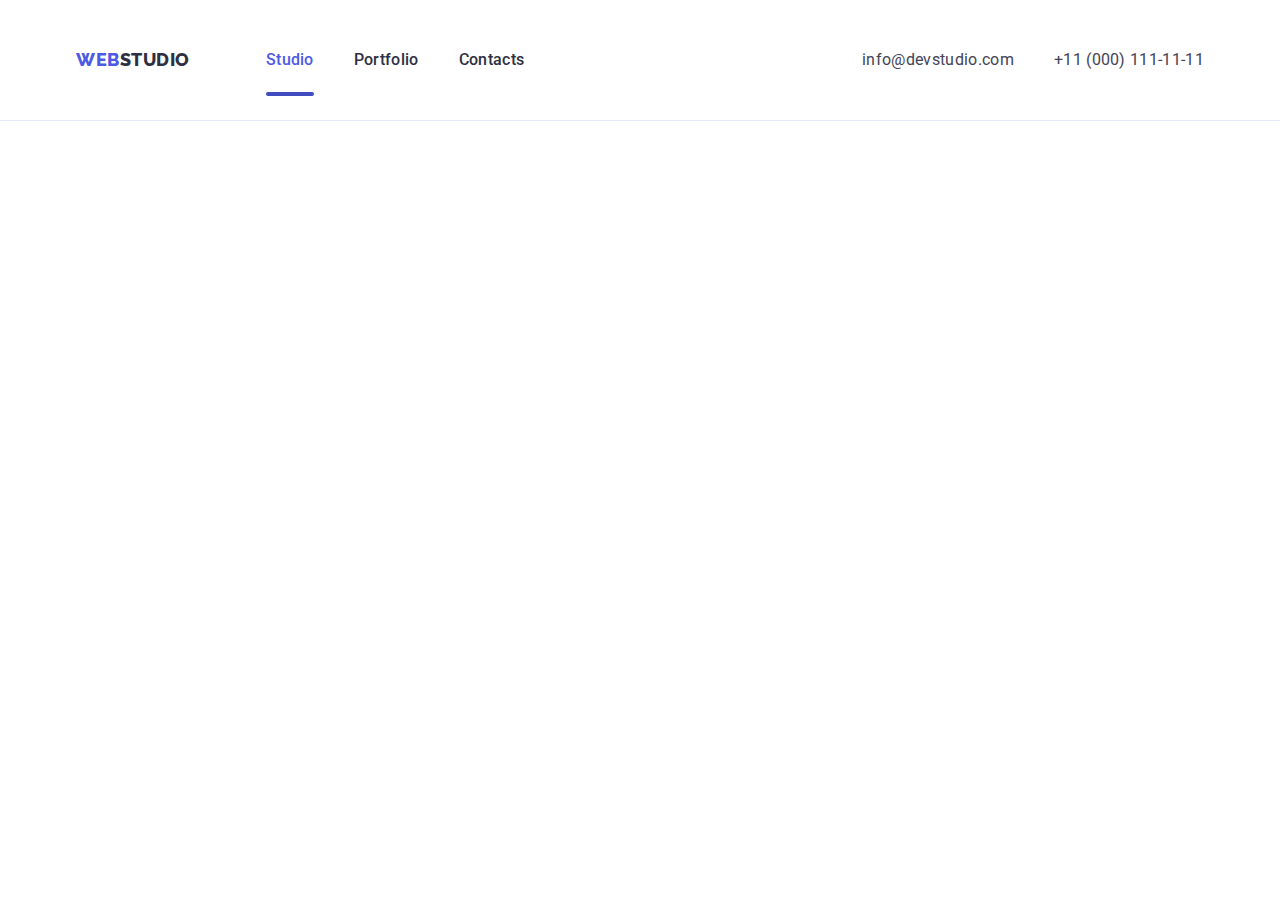
<file: index.html>
<!DOCTYPE html>
<html lang="en">

<head>
    <meta charset="UTF-8">
    <meta http-equiv="X-UA-Compatible" content="IE=edge">
    <meta name="viewport" content="width=device-width, initial-scale=1.0">
    <title>WebStudio</title>
    <link
        href="https://fonts.googleapis.com/css2?family=Raleway:wght@800&family=Roboto:wght@400;500;700;900&display=swap"
        rel="stylesheet">
    <link rel="stylesheet"
        href="https://cdnjs.cloudflare.com/ajax/libs/modern-normalize/1.1.0/modern-normalize.min.css">
    <link rel="stylesheet" href="./css/styles.css">
</head>

<body>
    <header class="header">
        <div class="container flex-container">
            <nav class="header-navi">
                <a href="index.html" class="logo link"><span class="logo-blue">web</span>studio</a>

                <ul class="header-link">
                    <li class="navi-first"><a href="index.html" class="navi-first-li link hov current">Studio</a></li>
                    <li class="navi-first"><a href="portfolio.html" class="navi-first-li link hov">Portfolio</a></li>
                    <li class="navi-first"><a href="" class="navi-first-li link hov">Contacts</a></li>
                </ul>
            </nav>
            <button type="button" class="mobile-menu-open" data-menu-open>
                <svg class="mobile-menu-icon" width="32" height="22">
                    <use href="./images/icons.svg#icon-charm_menu-hamburger"></use>
                </svg>
            </button>

            <ul class="header-navi-sect">
                <li class="navi-second"><a href="mailto:info@devstudio.com" class="link hov">info@devstudio.com</a>
                </li>
                <li class="navi-second"><a href="tel:+11(000)1111111" class="link hov">+11 (000) 111-11-11</a>
                </li>

            </ul>
        </div>
        <div class="mobile-menu-wind" data-menu>
            <div class="container mobile-menu-container">
                <button type="button" class="modal-close-btn" data-menu-close>
                    <svg class="modal-close-btn-icon" width="8" height="8">
                        <use href="./images/icons.svg#icon-modal-close"></use>
                    </svg>
                </button>
                <ul class="mobile-menu-navi">
                    <li class="mobile-menu-navi-li"><a href="index.html" class="link ">Studio</a></li>
                    <li class="mobile-menu-navi-li"><a href="portfolio.html" class="link ">Portfolio</a></li>
                    <li class="mobile-menu-navi-li"><a href="" class="link ">Contacts</a></li>
                </ul>
                <ul class="mobile-menu-navi-2">
                    <li class="mobile-menu-tel">+11 (000) 111-11-11</li>
                    <li class="mobile-menu-mail">info@devstudio.com</li>
                </ul>
                <div class="moile-menu-soc-btn">
                    <ul class="social-btm">
                        <li class="social-link">
                            <a class="social-li link" href="https../instagram.com" aria-label="instagram"
                                target="_blank" rel="noopener noreferrer">
                                <svg class="social-icon" width="16" height="16">
                                    <use href="./images/icons.svg#icon-instagram"></use>
                                </svg>
                            </a>
                        </li>
                        <li class="social-link">
                            <a class="social-li link" href="https../twitter.com" aria-label="twitter" target="_blank"
                                rel="noopener noreferrer">
                                <svg class="social-icon" width="16" height="16">
                                    <use href="./images/icons.svg#icon-twitter"></use>
                                </svg>
                            </a>
                        </li>
                        <li class="social-link">
                            <a class="social-li link" href="https../facebook.com" aria-label="facebook" target="_blank"
                                rel="noopener noreferrer">
                                <svg class="social-icon" width="16" height="16">
                                    <use href="./images/icons.svg#icon-facebook"></use>
                                </svg>
                            </a>
                        </li>
                        <li class="social-link">
                            <a class="social-li link" href="https../linkedin.com" aria-label="linkedin" target="_blank"
                                rel="noopener noreferrer">
                                <svg class="social-icon" width="16" height="16">
                                    <use href="./images/icons.svg#icon-linkedin"></use>
                                </svg>
                            </a>
                        </li>
                    </ul>
                    </ul>
                </div>
            </div>
        </div>
    </header>

    <main>
        <!--heroes-->
        <!-- <section class="hero">
            <div class="container">
                <h1 class="hero-text">Effective Solutions for Your Business</h1>
                <button type="button" class="hero-button" data-modal-open>Order Service</button>
            </div>
        </section> -->
        <!--about company-->
        <!-- <section class="about-co">
            <div class="container">
                <ul class="card-set-first">
                    <li class="about-li">
                        <div class="about-svg">
                            <svg class="about-logo" width="64" height="64">
                                <use href="./images/icons.svg#icon-antenna"></use>
                            </svg>
                        </div>
                        <h3 class="about-work">Strategy</h3>
                        <p class="about-text">Our goal is to identify the business problem to walk away with the perfect
                            and
                            creative solution.
                        </p>
                    </li>
                    <li class="about-li">
                        <div class="about-svg">
                            <svg class="about-logo" width="64" height="64">
                                <use href="./images/icons.svg#icon-clock"></use>
                            </svg>
                        </div>
                        <h3 class="about-work">Punctuality</h3>
                        <p class="about-text">Bring the key message to the brand's audience for the best price within
                            the
                            shortest possible
                            time.</p>
                    </li>
                    <li class="about-li">
                        <div class="about-svg">
                            <svg class="about-logo" width="64" height="64">
                                <use href="./images/icons.svg#icon-diagram"></use>
                            </svg>
                        </div>
                        <h3 class="about-work">Diligence</h3>
                        <p class="about-text">Research and confirm brands that present the strongest digital growth
                            opportunities and minimize
                            risk.</p>
                    </li>
                    <li class="about-li">
                        <div class="about-svg">
                            <svg class="about-logo" width="64" height="64">
                                <use href="./images/icons.svg#icon-astronaut"></use>
                            </svg>
                        </div>
                        <h3 class="about-work">Technologies</h3>
                        <p class="about-text">Design practice focused on digital experiences. We bring forth a deep
                            passion
                            for problem-solving.</p>
                    </li>
                </ul>
            </div>
        </section> -->
        <!--What Are We Doing-->
        <!-- <section class="wawd">
            <div class="container">
                <h2 class="wawd-title">What Are We Doing</h2>
                <ul class="card-set-first">
                    <li class="wawd-li"><img src="./images/monitor.jpg" alt="monitor" width="360"></li>
                    <li class="wawd-li"><img src="./images/phone.jpg" alt="phone" width="360"></li>
                    <li class="wawd-li"><img src="./images/laptop.jpg" alt="laptop" width="360"></li>
                </ul>
            </div>
        </section> -->
        <!--Our Team-->
        <!-- <section class="comand">
            <div class="container">
                <h2 class="comand-title">Our Team</h2>
                <ul class="card-set-first">
                    <li class="comand-li"><img src="./images/mark.jpg" alt="Mark Guerrero" width="264">
                        <div class="card-item">
                            <h3 class="comand-name">Mark Guerrero</h3>
                            <p class="comand-position">Product Designer</p>
                            <ul class="social-btm">
                                <li class="social-link">
                                    <a class="social-li link" href="https../instagram.com" aria-label="instagram"
                                        target="_blank" rel="noopener noreferrer">
                                        <svg class="social-icon" width="16" height="16">
                                            <use href="./images/icons.svg#icon-instagram"></use>
                                        </svg>
                                    </a>
                                </li>
                                <li class="social-link">
                                    <a class="social-li link" href="https../twitter.com" aria-label="twitter"
                                        target="_blank" rel="noopener noreferrer">
                                        <svg class="social-icon" width="16" height="16">
                                            <use href="./images/icons.svg#icon-twitter"></use>
                                        </svg>
                                    </a>
                                </li>
                                <li class="social-link">
                                    <a class="social-li link" href="https../facebook.com" aria-label="facebook"
                                        target="_blank" rel="noopener noreferrer">
                                        <svg class="social-icon" width="16" height="16">
                                            <use href="./images/icons.svg#icon-facebook"></use>
                                        </svg>
                                    </a>
                                </li>
                                <li class="social-link">
                                    <a class="social-li link" href="https../linkedin.com" aria-label="linkedin"
                                        target="_blank" rel="noopener noreferrer">
                                        <svg class="social-icon" width="16" height="16">
                                            <use href="./images/icons.svg#icon-linkedin"></use>
                                        </svg>
                                    </a>
                                </li>
                            </ul>
                        </div>
                    </li>
                    <li class="comand-li"><img src="./images/tom.jpg" alt="Tom Ford" width="264">
                        <div class="card-item">
                            <h3 class="comand-name">Tom Ford</h3>
                            <p class="comand-position">Frontend Developer</p>
                            <ul class="social-btm">
                                <li class="social-link">
                                    <a class="social-li link" href="https../instagram.com" aria-label="instagram"
                                        target="_blank" rel="noopener noreferrer">
                                        <svg class="social-icon" width="16" height="16">
                                            <use href="./images/icons.svg#icon-instagram"></use>
                                        </svg>
                                    </a>
                                </li>
                                <li class="social-link">
                                    <a class="social-li link" href="https../twitter.com" aria-label="twitter"
                                        target="_blank" rel="noopener noreferrer">
                                        <svg class="social-icon" width="16" height="16">
                                            <use href="./images/icons.svg#icon-twitter"></use>
                                        </svg>
                                    </a>
                                </li>
                                <li class="social-link">
                                    <a class="social-li link" href="https../facebook.com" aria-label="facebook"
                                        target="_blank" rel="noopener noreferrer">
                                        <svg class="social-icon" width="16" height="16">
                                            <use href="./images/icons.svg#icon-facebook"></use>
                                        </svg>
                                    </a>
                                </li>
                                <li class="social-link">
                                    <a class="social-li link" href="https../linkedin.com" aria-label="linkedin"
                                        target="_blank" rel="noopener noreferrer">
                                        <svg class="social-icon" width="16" height="16">
                                            <use href="./images/icons.svg#icon-linkedin"></use>
                                        </svg>
                                    </a>
                                </li>
                            </ul>
                        </div>
                    </li>
                    <li class="comand-li"><img src="./images/camila.jpg" alt="Camila Garci" width="264">
                        <div class="card-item">
                            <h3 class="comand-name">Camila Garci</h3>
                            <p class="comand-position">Marketing</p>
                            <ul class="social-btm">
                                <li class="social-link">
                                    <a class="social-li link" href="https../instagram.com" aria-label="instagram"
                                        target="_blank" rel="noopener noreferrer">
                                        <svg class="social-icon" width="16" height="16">
                                            <use href="./images/icons.svg#icon-instagram"></use>
                                        </svg>
                                    </a>
                                </li>
                                <li class="social-link">
                                    <a class="social-li link" href="https../twitter.com" aria-label="twitter"
                                        target="_blank" rel="noopener noreferrer">
                                        <svg class="social-icon" width="16" height="16">
                                            <use href="./images/icons.svg#icon-twitter"></use>
                                        </svg>
                                    </a>
                                </li>
                                <li class="social-link">
                                    <a class="social-li link" href="https../facebook.com" aria-label="facebook"
                                        target="_blank" rel="noopener noreferrer">
                                        <svg class="social-icon" width="16" height="16">
                                            <use href="./images/icons.svg#icon-facebook"></use>
                                        </svg>
                                    </a>
                                </li>
                                <li class="social-link">
                                    <a class="social-li link" href="https../linkedin.com" aria-label="linkedin"
                                        target="_blank" rel="noopener noreferrer">
                                        <svg class="social-icon" width="16" height="16">
                                            <use href="./images/icons.svg#icon-linkedin"></use>
                                        </svg>
                                    </a>
                                </li>
                            </ul>
                        </div>
                    </li>
                    <li class="comand-li"><img src="./images/daniel.jpg" alt="Daniel Wilson" width="264">
                        <div class="card-item">
                            <h3 class="comand-name">Daniel Wilson</h3>
                            <p class="comand-position">UI Designer</p>
                            <ul class="social-btm">
                                <li class="social-link">
                                    <a class="social-li link" href="https../instagram.com" aria-label="instagram"
                                        target="_blank" rel="noopener noreferrer">
                                        <svg class="social-icon" width="16" height="16">
                                            <use href="./images/icons.svg#icon-instagram"></use>
                                        </svg>
                                    </a>
                                </li>
                                <li class="social-link">
                                    <a class="social-li link" href="https../twitter.com" aria-label="twitter"
                                        target="_blank" rel="noopener noreferrer">
                                        <svg class="social-icon" width="16" height="16">
                                            <use href="./images/icons.svg#icon-twitter"></use>
                                        </svg>
                                    </a>
                                </li>
                                <li class="social-link">
                                    <a class="social-li link" href="https../facebook.com" aria-label="facebook"
                                        target="_blank" rel="noopener noreferrer">
                                        <svg class="social-icon" width="16" height="16">
                                            <use href="./images/icons.svg#icon-facebook"></use>
                                        </svg>
                                    </a>
                                </li>
                                <li class="social-link">
                                    <a class="social-li link" href="https../linkedin.com" aria-label="linkedin"
                                        target="_blank" rel="noopener noreferrer">
                                        <svg class="social-icon" width="16" height="16">
                                            <use href="./images/icons.svg#icon-linkedin"></use>
                                        </svg>
                                    </a>
                                </li>
                            </ul>
                        </div>
                    </li>
                </ul>
            </div>
        </section> -->
        <!----customers-->
        <!-- <section class="customers">
            <div class="container">
                <h2 class="customers-title">Customers</h2>
                <ul class="customer-ul">
                    <li class="customer-li">
                        <a class="customer-logo link" href="" target="_blank" rel="noopener noreferrer">
                            <svg class="customer-icon" width="104" height="56">
                                <use href="./images/icons.svg#icon-logoco1"></use>
                            </svg>
                        </a>
                    </li>
                    <li>
                        <a class="customer-logo link" href="" target="_blank" rel="noopener noreferrer">
                            <svg class="customer-icon" width="104" height="56">
                                <use href="./images/icons.svg#icon-logoco2"></use>
                            </svg>
                        </a>
                    </li>
                    <li>
                        <a class="customer-logo link" href="" target="_blank" rel="noopener noreferrer">
                            <svg class="customer-icon" width="104" height="56">
                                <use href="./images/icons.svg#icon-logoco3"></use>
                            </svg>
                        </a>
                    </li>
                    <li>
                        <a class="customer-logo link" href="" target="_blank" rel="noopener noreferrer">
                            <svg class="customer-icon" width="104" height="56">
                                <use href="./images/icons.svg#icon-logoco4"></use>
                            </svg>
                        </a>
                    </li>
                    <li>
                        <a class="customer-logo link" href="" target="_blank" rel="noopener noreferrer">
                            <svg class="customer-icon" width="104" height="56">
                                <use href="./images/icons.svg#icon-logoco5"></use>
                            </svg>
                        </a>
                    </li>
                    <li>
                        <a class="customer-logo link" href="" target="_blank" rel="noopener noreferrer">
                            <svg class="customer-icon" width="104" height="56">
                                <use href="./images/icons.svg#icon-logoco6"></use>
                            </svg>
                        </a>
                    </li>
                </ul>
            </div>
        </section> -->
    </main>
    <!-- footer-->
    <!-- <footer class="footer">
        <div class="container footer-container">
            <div>
                <a href="index.html" class="logo link"><span class="logo-blue">web</span><span
                        class="logo logo-white">studio</span></a>
                <p class="footer-text">Increase the flow of customers and sales for your business with digital marketing
                    &
                    growth solutions.</p>
            </div>

            <div class="footer-soc">
                <p class="footer-soc-text">Social media</p>
                <ul class="footer-soc-btn">
                    <li><a class="footer-soc-li link" href="https../instagram.com" aria-label="instagram"
                            target="_blank" rel="noopener noreferrer">
                            <svg class="footer-soc-icon" width="24" height="24">
                                <use href="./images/icons.svg#icon-instagram"></use>
                            </svg>
                        </a>
                    </li>
                    <li>
                        <a class="footer-soc-li link" href="https../twitter.com" aria-label="instagram" target="_blank"
                            rel="noopener noreferrer">
                            <svg class="footer-soc-icon" width="24" height="24">
                                <use href="./images/icons.svg#icon-twitter"></use>
                            </svg>
                        </a>
                    </li>
                    <li>
                        <a class="footer-soc-li link" href="https../facebook.com" aria-label="instagram" target="_blank"
                            rel="noopener noreferrer">
                            <svg class="footer-soc-icon" width="24" height="24">
                                <use href="./images/icons.svg#icon-facebook"></use>
                            </svg>
                        </a>
                    </li>
                    <li>
                        <a class="footer-soc-li link" href="https../linkedin.com" aria-label="instagram" target="_blank"
                            rel="noopener noreferrer">
                            <svg class="footer-soc-icon" width="24" height="24">
                                <use href="./images/icons.svg#icon-linkedin"></use>
                            </svg>
                        </a>
                    </li>
                </ul>
            </div>
            <div class="footer-mail">
                <p class="footer-mail-name">Subscribe</p>
                <form class="footer-mail-wind">

                    <input class="footer-mail-wind-on" type="email" placeholder="E-mail" name="user_foter_mail"
                        required>
                    <div class="footer-mail-btn-div">
                        <button class="footer-mail-btn" type="button">Subscribe
                            <span>
                                <svg class="mail-plane-footer" width="24" height="24">
                                    <use href="./images/icons.svg#icon-mail-plane-footer"></use>
                                </svg>
                            </span>
                        </button>

                    </div>

                </form>
            </div>
        </div> -->
    </footer>
    <!---modal-window-->
    <!-- <div class="backdrop is-hidden" data-modal>
        <div class="modal">
            <button type="button" class="modal-close-btn" data-modal-close>
                <svg class="modal-close-btn-icon" width="8" height="8">
                    <use href="./images/icons.svg#icon-modal-close"></use>
                </svg>
            </button>
            <p class="contact-form-p">Leave your contacts and we will call you back</p>
            <form class="contact-modal">
                <label class="contact-form-label" for="user_name">
                    <span class="contact-form-name">Name</span>

                    <div class="contact-form">
                        <input class="contact-form-text" type="text" name="user_name" id="user-name" required
                            pattern="^[a-zA-Za-яА-Я]+$" minlength="2" />
                        <svg class="contact-form-icon" width="18" height="18">
                            <use href="./images/icons.svg#icon-contact-form-name"></use>
                        </svg>
                    </div>
                </label>
                <label class="contact-form-label" for="user_phone">
                    <span class="contact-form-name">Phone</span>

                    <div class="contact-form">
                        <input class="contact-form-text" type="tel" name="user_phone" id="user-phone" required
                            pattern="[0-9]{10}" title="xxxxxxxxxx" />
                        <svg class="contact-form-icon" width="18" height="24">
                            <use href="./images/icons.svg#icon-contact-form-phone"></use>
                        </svg>
                    </div>
                </label>
                <label class="contact-form-label" for="user_email">
                    <span class="contact-form-name">Email</span>

                    <div class="contact-form">
                        <input class="contact-form-text" type="email" name="user_email" id="user-email" required />
                        <svg class="contact-form-icon" width="18" height="24">
                            <use href="./images/icons.svg#icon-contact-form-email"></use>
                        </svg>
                    </div>
                </label>
                <label class="contact-form-label" for="comment">
                    <span class="contact-form-name">Comment</span>

                    <textarea class="contact-form-comment" name="user_comment" id="user-comment"
                        placeholder="Text input"></textarea>
                </label>
                <input id="contact-form-agreement" type="checkbox" name="user_agreement"
                    class="contact-form-check-x not-text" />
                <label class="contact-form-check" for="contact-form-agreement">I accept the terms and conditions of the
                    <a class="privacy-policy" href=""> Privacy Policy </a>
                </label>


                <button class="contact-form-btn" type="submit">Send</button>
            </form>

        </div>
    </div> -->

    <script src="./js/mobile-menu.js"></script>
    <script src="./js/modal.js"></script>
</body>

</html>
</file>
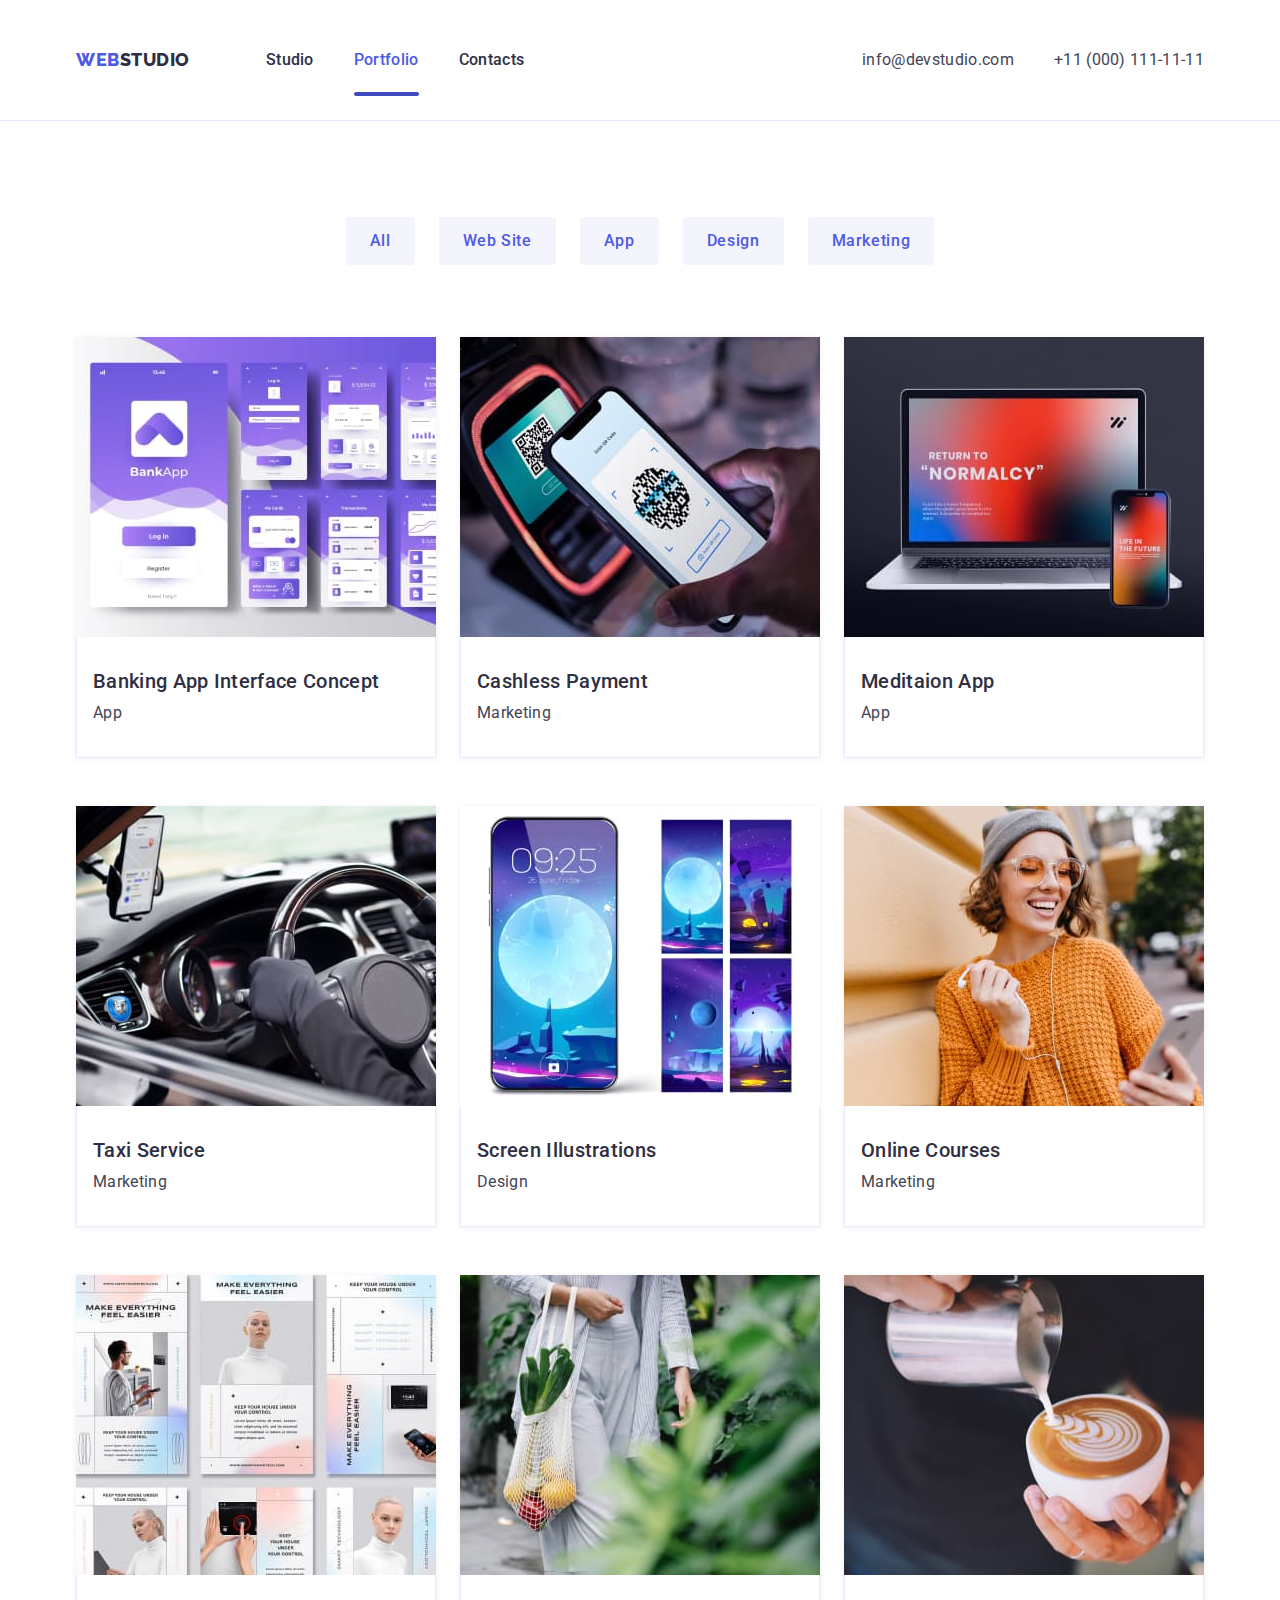
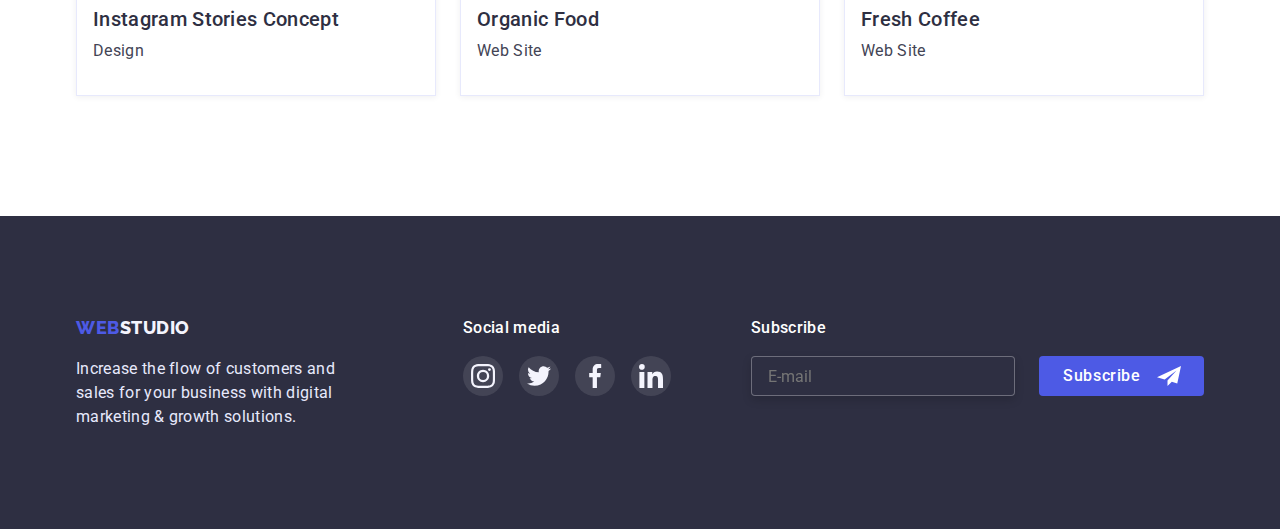
<file: portfolio.html>
<!DOCTYPE html>
<html lang="en">

<head>
    <meta charset="UTF-8">
    <meta http-equiv="X-UA-Compatible" content="IE=edge">
    <meta name="viewport" content="width=device-width, initial-scale=1.0">
    <title>Document</title>
    <link
        href="https://fonts.googleapis.com/css2?family=Raleway:wght@800&family=Roboto:wght@400;500;700;900&display=swap"
        rel="stylesheet">
    <link rel="stylesheet"
        href="https://cdnjs.cloudflare.com/ajax/libs/modern-normalize/1.1.0/modern-normalize.min.css">
    <link rel="stylesheet" href="./css/styles.css">
</head>

<body>
    <header class="header">
        <div class="container flex-container">
            <nav class="header-navi">
                <a href="index.html" class="logo link"><span class="logo-blue">web</span>studio</a>

                <ul class="header-link">
                    <li class="navi-first"><a href="index.html" class="navi-first-li link hov">Studio</a></li>
                    <li class="navi-first"><a href="portfolio.html" class="navi-first-li link hov current">Portfolio</a>
                    </li>
                    <li class="navi-first"><a href="" class="navi-first-li link hov">Contacts</a></li>
                </ul>
            </nav>
            <ul class="header-navi-sect">
                <li class="navi-second"><a href="mailto:info@devstudio.com" class="link hov">info@devstudio.com</a>
                </li>
                <li class="navi-second"><a href="tel:+11(000)1111111" class="link hov">+11 (000) 111-11-11</a>
                </li>

            </ul>
        </div>
    </header>
    <main>
        <section class="many-buttons">
            <h1 class="not-text">скритий заголовок</h1>
            <div class="container">
                <ul class="many-buttons-link">
                    <li class="many-buttons-li"><button class="btn" type="button">All</button></li>
                    <li class="many-buttons-li"><button class="btn" type="button">Web Site</button></li>
                    <li class="many-buttons-li"><button class="btn" type="button">App</button></li>
                    <li class="many-buttons-li"><button class="btn" type="button">Design</button></li>
                    <li class="many-buttons-li"><button class="btn" type="button">Marketing</button></li>
                </ul>
            </div>
            <div class="container">
                <ul class="card-set-sec">
                    <li class="many-ikon li">
                        <a class="card-link link" href="">
                            <div class="card-link-img">
                                <img src="./images/bankingappinterfaceconcept.jpg" alt="banking" width="360">
                                <p class="overlay">14 Stylish and User-Friendly App Design Concepts · Task Manager App ·
                                    Calorie Tracker App
                                    · Exotic Fruit Ecommerce App ·
                                    Cloud Storage App</p>
                            </div>
                            <div class="card-item">
                                <h3 class="many-ikon-name">Banking App Interface Concept</h3>
                                <p class="many-ikon-text">App</p>
                            </div>
                        </a>
                    </li>
                    <li class="many-ikon li">
                        <a class="card-link link" href="">
                            <div class="card-link-img">
                                <img src="./images/cashlesspayment.jpg" alt="cashlesspayment" width="360">
                                <p class="overlay">14 Stylish and User-Friendly App Design Concepts · Task Manager App ·
                                    Calorie Tracker App
                                    · Exotic Fruit Ecommerce App ·
                                    Cloud Storage App</p>
                            </div>
                            <div class="card-item">
                                <h3 class="many-ikon-name">Cashless Payment</h3>
                                <p class="many-ikon-text">Marketing</p>
                            </div>
                        </a>
                    </li>
                    <li class="many-ikon li">
                        <a class="card-link link" href="">
                            <div class="card-link-img">
                                <img src="./images/meditaionapp.jpg" alt="meditaionapp" width="360">
                                <p class="overlay">14 Stylish and User-Friendly App Design Concepts · Task Manager App ·
                                    Calorie Tracker App
                                    · Exotic Fruit Ecommerce App ·
                                    Cloud Storage App</p>
                            </div>
                            <div class="card-item">
                                <h3 class="many-ikon-name">Meditaion App</h3>
                                <p class="many-ikon-text">App</p>
                            </div>
                        </a>
                    </li>
                    <li class="many-ikon li">
                        <a class="card-link link" href="">
                            <div class="card-link-img">
                                <img src="./images/taxiservice.jpg" alt="taxiservice" width="360">
                                <p class="overlay">14 Stylish and User-Friendly App Design Concepts · Task Manager App ·
                                    Calorie Tracker App
                                    · Exotic Fruit Ecommerce App ·
                                    Cloud Storage App</p>
                            </div>
                            <div class="card-item">
                                <h3 class="many-ikon-name">Taxi Service</h3>
                                <p class="many-ikon-text">Marketing</p>
                            </div>
                        </a>
                    </li>
                    <li class="many-ikon li">
                        <a class="card-link link" href="">
                            <div class="card-link-img">
                                <img src="./images/screenillustrations.jpg" alt="screenillustrations" width="360">
                                <p class="overlay">14 Stylish and User-Friendly App Design Concepts · Task Manager App ·
                                    Calorie Tracker App
                                    · Exotic Fruit Ecommerce App ·
                                    Cloud Storage App</p>
                            </div>
                            <div class="card-item">
                                <h3 class="many-ikon-name">Screen Illustrations</h3>
                                <p class="many-ikon-text">Design</p>
                            </div>
                        </a>
                    </li>
                    <li class="many-ikon li">
                        <a class="card-link link" href="">
                            <div class="card-link-img">
                                <img src="./images/onlinecourses.jpg" alt="onlinecourses" width="360">
                                <p class="overlay">14 Stylish and User-Friendly App Design Concepts · Task Manager App ·
                                    Calorie Tracker App
                                    · Exotic Fruit Ecommerce App ·
                                    Cloud Storage App</p>
                            </div>
                            <div class="card-item">
                                <h3 class="many-ikon-name">Online Courses</h3>
                                <p class="many-ikon-text">Marketing</p>
                            </div>
                        </a>
                    </li>
                    <li class="many-ikon li">
                        <a class="card-link link" href="">
                            <div class="card-link-img">
                                <img src="./images/instagramstoriesconcept.jpg" alt="instagramstoriesconcept"
                                    width="360">
                                <p class="overlay">14 Stylish and User-Friendly App Design Concepts · Task Manager App ·
                                    Calorie Tracker App
                                    · Exotic Fruit Ecommerce App ·
                                    Cloud Storage App</p>
                            </div>
                            <div class="card-item">
                                <h3 class="many-ikon-name">Instagram Stories Concept</h3>
                                <p class="many-ikon-text">Design</p>
                            </div>
                        </a>
                    </li>
                    <li class="many-ikon li">
                        <a class="card-link link" href="">
                            <div class="card-link-img">
                                <img src="./images/organicfood.jpg" alt="organicfood" width="360">
                                <p class="overlay">14 Stylish and User-Friendly App Design Concepts · Task Manager App ·
                                    Calorie Tracker App
                                    · Exotic Fruit Ecommerce App ·
                                    Cloud Storage App</p>
                            </div>
                            <div class="card-item">
                                <h3 class="many-ikon-name">Organic Food</h3>
                                <p class="many-ikon-text">Web Site</p>
                            </div>
                        </a>
                    </li>
                    <li class="many-ikon li">
                        <a class="card-link link" href="">
                            <div class="card-link-img">
                                <img src="./images/freshcoffee.jpg" alt="freshcoffee" width="360">
                                <p class="overlay">14 Stylish and User-Friendly App Design Concepts · Task Manager App ·
                                    Calorie Tracker App
                                    · Exotic Fruit Ecommerce App ·
                                    Cloud Storage App</p>
                            </div>
                            <div class="card-item">
                                <h3 class="many-ikon-name">Fresh Coffee</h3>
                                <p class="many-ikon-text">Web Site</p>
                            </div>
                        </a>
                    </li>
                </ul>
            </div>
        </section>

    </main>
    <footer class="footer">
        <div class="container footer-container">
            <div>
                <a href="index.html" class="logo link"><span class="logo-blue">web</span><span
                        class="logo logo-white">studio</span></a>
                <p class="footer-text">Increase the flow of customers and sales for your business with digital marketing
                    &
                    growth solutions.</p>
            </div>

            <div class="footer-soc">
                <p class="footer-soc-text">Social media</p>
                <ul class="footer-soc-btn">
                    <li><a class="footer-soc-li link" href="https../instagram.com" aria-label="instagram"
                            target="_blank" rel="noopener noreferrer">
                            <svg class="footer-soc-icon" width="24" height="24">
                                <use href="./images/icons.svg#icon-instagram"></use>
                            </svg>
                        </a>
                    </li>
                    <li>
                        <a class="footer-soc-li link" href="https../twitter.com" aria-label="instagram" target="_blank"
                            rel="noopener noreferrer">
                            <svg class="footer-soc-icon" width="24" height="24">
                                <use href="./images/icons.svg#icon-twitter"></use>
                            </svg>
                        </a>
                    </li>
                    <li>
                        <a class="footer-soc-li link" href="https../facebook.com" aria-label="instagram" target="_blank"
                            rel="noopener noreferrer">
                            <svg class="footer-soc-icon" width="24" height="24">
                                <use href="./images/icons.svg#icon-facebook"></use>
                            </svg>
                        </a>
                    </li>
                    <li>
                        <a class="footer-soc-li link" href="https../linkedin.com" aria-label="instagram" target="_blank"
                            rel="noopener noreferrer">
                            <svg class="footer-soc-icon" width="24" height="24">
                                <use href="./images/icons.svg#icon-linkedin"></use>
                            </svg>
                        </a>
                    </li>
                </ul>
            </div>
            <div class="footer-mail">
                <p class="footer-mail-name">Subscribe</p>
                <form class="footer-mail-wind">

                    <input class="footer-mail-wind-on" type="email" placeholder="E-mail" name="user_foter_mail"
                        required>
                    <div class="footer-mail-btn-div">
                        <button class="footer-mail-btn" type="button">Subscribe
                            <span>
                                <svg class="mail-plane-footer" width="24" height="24">
                                    <use href="./images/icons.svg#icon-mail-plane-footer"></use>
                                </svg>
                            </span>
                        </button>

                    </div>

                </form>
            </div>
        </div>
    </footer>

</body>

</html>
</file>
<file: css/styles.css>
:root {
  /*head*/
  --logo-first: #4d5ae5;
  --logo-sec: #2e2f42;
  --logo-thr: #f4f4fd;
  --head-text: #2e2f42;
  --head-adres: #434455;
  /*main*/
  --hero-text: #ffffff;
  --hero-button-text: #ffffff;
  --hero-button: #4d5ae5;
  --text-main: #434455;
  --text-accent: #2e2f42;
  --text-accent-h2: #2e2f42;
  --bgr-main: #2e2f42;
  --bgr-first: #e5e5e5;
  --bgr-sec: #f4f4fd;
  --bgr-many-button: #f4f4fd;
  --text-many-button: #4d5ae5;
  --link: #404bbf;
  --social-btn-comand1: #4d5ae5;
  --social-btn-comand2: #404bbf;
  --social-btn-logo: #f4f4fd;
  /*----hover-focus---*/
  --transition-duration-function: 250ms cubic-bezier(0.4, 0, 0.2, 1);

  /*about*/
  --about-svg: #f4f4fd;
  /*customers*/
  --customers-logo: #8e8f99;
  --customers-logo2: #404bbf;
  /*footer*/

  --footer-text: #e7e9fc;
  --footer-soc-text: #ffffff;
  --footer-logo-hover: #31d0aa;
  /*-----modal-window----*/
  --modal-win-bgr: #fcfcfc;
  --modal-win-bgr-hover: #404bbf;
  --modal-x: #000000;
  --contact-form-name: #8e8f99;
  --contact-form-focus: #4d5ae5;
  --contact-form-p: #2e2f42;
  --contact-form-befor: #404bbf;
  --privacy-policy: #4d5ae5;
  --mobile-menu-bgr: #ffffff;
  --mobile-menu-mail: #434455;
  /*---overlay----*/
  --overlay-text: #f4f4fd;
  --overlay-bgr: #4d5ae5;
  /*size distaition*/
}
/*border-box-main*/
*,
*::before,
*::after {
  box-sizing: border-box;
}
body {
  font-family: "Roboto", sans-serif;
  font-size: 16px;
  letter-spacing: 0.02em;
  color: var(--text-main);
}
/*reset standart style*/
h1,
h2,
h3,
h4,
h5,
h6,
p {
  margin: 0;
}
ol,
ul {
  list-style: none;
  padding-left: 0;
  margin: 0;
}
img {
  display: block;
  max-width: 100%;
  height: auto;
}
button {
  display: block;
  cursor: pointer;
  border: none;
  border-radius: 4px;
}
.container {
  padding-left: 16px;
  padding-right: 16px;
}
@media screen and (min-width: 480px) {
  .container {
    width: 428px;
    margin-left: auto;
    margin-right: auto;
  }
}
@media screen and (min-width: 768px) {
  .container {
    width: 736px;
  }
}

@media screen and (min-width: 1200px) {
  .container {
    width: 1158px;
    padding: 0 15px;
  }
}
/* .container {
  width: 1158px;
  padding: 0 15px;
  margin: 0 auto;
} */

/*----imposibl----*/
.link {
  text-decoration: none;
}

/*-----header-----*/

@media screen and (max-width: 768px) {
  .header-link {
    display: none;
  }
  .header-navi-sect {
    display: none;
  }
}
.header {
  padding-top: 24px;
  padding-bottom: 24px;
}
.flex-container {
  display: flex;
  align-items: center;
  justify-content: space-between;
}
@media screen and (max-width: 768px) {
  .header {
    border-bottom: 1px solid #e7e9fc;
  }

  .logo-blue {
    color: var(--logo-first);
  }
  .logo {
    font-family: "Raleway";
    font-style: normal;
    font-weight: 800;
    font-size: 18px;
    line-height: 1.33;
    letter-spacing: 0.03em;
    text-transform: uppercase;
    color: var(--logo-sec);
    transition: color var(--transition-duration-function);
  }
  .logo:hover,
  .logo:focus {
    color: var(--logo-first);
  }
  .mobile-menu-open {
    background-color: transparent;
    border: none;
    padding: 0;
    line-height: 0;
  }
  .mobile-menu-wind {
    position: fixed;
    width: 100%;
    height: 100%;
    z-index: 1000;
    top: 0;
    left: 0;
    background-color: var(--mobile-menu-bgr);

    opacity: 0;
    visibility: hidden;
    pointer-events: none;
  }
  .mobile-menu-container {
    position: relative;
    padding-top: 80px;
    padding-bottom: 40px;
    padding-left: 40px;
    padding-right: 40px;
  }
  .mobile-menu-wind.is-open {
    opacity: 1;
    visibility: visible;
    pointer-events: auto;
  }
  .mobile-menu-navi-li > .link {
    font-weight: 700;
    font-size: 36px;
    line-height: 1.11;
    letter-spacing: 0.02em;
    color: var(--head-text);
  }
  .mobile-menu-tel {
    font-weight: 600;
    font-size: 36px;
    line-height: 1.11;
    padding-bottom: 40px;
    padding-top: 244px;
  }
  .mobile-menu-mail {
    font-weight: 500;
    font-size: 20px;
    line-height: 1.2;
    letter-spacing: 0.02em;
    color: var(--mobile-menu-mail);
  }
  .moile-menu-soc-btn {
    padding-top: 48px;
    padding-bottom: 0;
  }
}
@media screen and (min-width: 768px) {
  .mobile-menu-open {
    display: none;
  }
  .mobile-menu-wind {
    display: none;
  }
  .header-navi {
    display: flex;
    align-items: center;
  }
  .header {
    border-bottom: 1px solid #e7e9fc;
  }
  .logo-blue {
    color: var(--logo-first);
  }
  .logo {
    font-family: "Raleway";
    font-style: normal;
    font-weight: 800;
    font-size: 18px;
    line-height: 1.33;
    letter-spacing: 0.03em;
    text-transform: uppercase;
    color: var(--logo-sec);
    transition: color var(--transition-duration-function);
  }
  .logo:hover,
  .logo:focus {
    color: var(--logo-first);
  }
  .header-link {
    display: flex;
    align-items: center;
    margin-left: 120px;
    gap: 40px;
  }

  .navi-first > .link {
    font-weight: 500;
    line-height: 1.5;
    color: var(--head-text);
    padding: 24px 0;
    display: block;
    transition: color var(--transition-duration-function);
  }
  .link.current {
    color: var(--logo-first);
  }
  .header-navi-sect {
    margin-left: 0;

    align-items: center;
    gap: 40px;
    font-weight: 400;
    font-size: 12px;
    line-height: 1.33;
    letter-spacing: 0.04em;
  }

  .navi-second > .link {
    color: var(--head-adres);
    line-height: 1.5;
  }
  .navi-first-li {
    position: relative;
  }
  .navi-first-li.current::after {
    content: "";
    display: block;
    position: absolute;
    bottom: 0;
    width: 100%;
    height: 4px;
    background-color: var(--link);
    border-radius: 2px;
  }
  .hov:hover,
  .hov:focus {
    color: var(--link);
  }
}
@media screen and (min-width: 1200px) {
  .header-link {
    margin-left: 76px;
    gap: 40px;
  }
  .flex-container {
    justify-content: flex-start;
  }

  .header-navi-sect {
    margin-left: auto;
    display: flex;
    font-size: 16px;
    line-height: 1.5;
    letter-spacing: 0.02em;

    gap: 40px;
  }
}
/*----------main------------*/
/*-------section-hero--------*/
.hero {
  background-color: var(--bgr-main);
  background-image: linear-gradient(
      rgba(46, 47, 66, 0.7),
      rgba(46, 47, 66, 0.7)
    ),
    url(../images/bg-img.jpg);
  background-repeat: no-repeat;
  background-position: center;
  background-size: cover;
  max-width: 1440px;
  height: 600px;
  padding: 188px 0;
  text-align: center;
  margin-left: auto;
  margin-right: auto;
}
.hero-text {
  font-weight: 700;
  font-size: 56px;
  line-height: 1.07;
  letter-spacing: 0.02em;
  color: var(--hero-text);
  margin: 0 auto;
  max-width: 498px;
  margin-bottom: 48px;
}
.hero-button {
  background-color: var(--hero-button);
  color: var(--hero-button-text);
  font-family: "Roboto";
  font-size: 16px;
  line-height: 1.5;
  font-style: normal;
  font-weight: 500;
  letter-spacing: 0.04em;
  cursor: pointer;
  padding: 16px 32px;
  margin-left: auto;
  margin-right: auto;
  transition: background-color var(--transition-duration-function);
}
.hero-button:hover,
.hero-button:focus {
  background-color: var(--link);
}
/*-------section about-------*/
.card-set-first {
  display: flex;
  flex-wrap: wrap;
  gap: 24px;
}
.about-co {
  padding-top: 120px;
  padding-bottom: 120px;
}
.about-li {
  width: 264px;
}
.about-svg {
  display: flex;
  width: 264px;
  height: 112px;
  justify-content: center;
  align-items: center;
  background-color: var(--about-svg);
}
.about-work {
  font-weight: 500;
  font-size: 20px;
  line-height: 1.2;
  letter-spacing: 0.02em;
  color: var(--text-accent);
  margin-top: 8px;
}
.about-text {
  line-height: 1.5;
  margin-top: 8px;
  color: var(--text-main);
}
/*------- section wawd------*/
.wawd {
  padding-bottom: 120px;
}
.wawd-title {
  font-weight: 700;
  font-size: 36px;
  line-height: 1.11;
  letter-spacing: 0.02em;
  text-align: center;
  text-transform: capitalize;
  color: var(--text-accent-h2);
  margin-bottom: 72px;
}
/*--------section our team---------*/
.comand {
  background-color: var(--bgr-sec);
  padding: 120px 0;
}
.comand-title {
  font-weight: 700;
  font-size: 36px;
  line-height: 1.11;
  text-align: center;
  text-transform: capitalize;
  color: var(--text-accent-h2);
  margin-bottom: 72px;
}
.social-btm {
  display: flex;
  justify-content: space-between;
}
.social-li {
  display: flex;
  align-items: center;
  justify-content: center;
  width: 40px;
  height: 40px;
  background-color: var(--social-btn-comand1);
  border-radius: 50px;
  fill: var(--social-btn-logo);
  transition: background-color var(--transition-duration-function);
}
.social-li:hover,
.social-li:focus {
  background-color: var(--social-btn-comand2);
}
.comand-li {
  background: #ffffff;
  box-shadow: 0px 1px 6px rgba(46, 47, 66, 0.08),
    0px 1px 1px rgba(46, 47, 66, 0.16), 0px 2px 1px rgba(46, 47, 66, 0.08);
  border-radius: 0px 0px 4px 4px;
}

.comand-name {
  font-weight: 500;
  font-size: 20px;
  line-height: 1.2;
  text-align: center;
  color: var(--text-accent);
}
.comand-position {
  line-height: 1.5;
  text-align: center;
  color: var(--text-main);
  margin-top: 8px;
  margin-bottom: 8px;
}
.card-item {
  border: 1px solid #e7e9fc;
  padding: 32px 16px;
  border-top: none;
}
/*--------Cotumers-------------*/
.customers {
  padding-top: 130px;
  padding-bottom: 120px;
}
.customer-ul {
  display: flex;
  justify-content: center;
  gap: 24px;
}
.customers-title {
  font-weight: 700;
  font-size: 36px;
  line-height: 1.11;
  text-align: center;
  letter-spacing: 0.02em;
  text-transform: capitalize;
  color: var(--text-accent-h2);
  margin-bottom: 72px;
}
.customer-logo {
  color: var(--customers-logo);
  display: flex;
  align-items: center;
  justify-content: center;
  width: 168px;
  height: 88px;
  border: 1px solid currentColor;
  border-radius: 4px;
  transition: color var(--transition-duration-function);
}
.customer-icon {
  fill: currentColor;
}
.customer-logo:hover,
.customer-logo:focus {
  color: var(--customers-logo2);
}

/*------------footer----------*/
.footer {
  background-color: var(--bgr-main);
  line-height: 1.5;
  padding: 100px 0;
}
.logo-white {
  font-weight: 800;
  font-size: 18px;
  line-height: 24px;
  letter-spacing: 0.03em;
  text-transform: uppercase;
  color: var(--logo-thr);
}
.footer-text {
  color: var(--footer-text);
  max-width: 268px;
  margin-top: 16px;
}
.footer-container {
  display: flex;
}
.footer-soc {
  margin-left: 120px;
}
.footer-soc-text {
  color: var(--footer-soc-text);
  font-weight: 500;
  font-size: 16px;
  line-height: 1.5;
  letter-spacing: 0.02em;
  margin-bottom: 16px;
}
.footer-soc-li {
  display: flex;
  align-items: center;
  justify-content: center;
  width: 40px;
  height: 40px;
  background-color: rgba(255, 255, 255, 0.1);
  border-radius: 50px;
  fill: var(--social-btn-logo);
  transition: background-color var(--transition-duration-function);
}
.footer-soc-li:hover,
.footer-soc-li:focus {
  background-color: var(--footer-logo-hover);
}
.footer-soc-btn {
  display: flex;
  gap: 16px;
}
.footer-mail-wind {
  display: flex;
}
.footer-mail-name {
  font-weight: 500;
  font-size: 16px;
  line-height: 1.5;
  letter-spacing: 0.02em;
  color: var(--footer-soc-text);
  margin-bottom: 16px;
}
.footer-mail {
  margin-left: 80px;
}
.footer-mail-wind-on {
  width: 264px;
  height: 40px;
  padding: 8px 16px;
  border: 1px solid rgba(255, 255, 255, 0.3);
  filter: drop-shadow(0px 4px 4px rgba(0, 0, 0, 0.15));
  border-radius: 4px;
  margin-right: 24px;
  color: var(--footer-soc-text);
  background-color: var(--logo-sec);
}
.footer-mail-wind-on:focus {
  border-color: var(--contact-form-befor);
}
.footer-mail-btn {
  background-color: var(--hero-button);
  color: var(--hero-button-text);
  font-family: "Roboto";
  font-size: 16px;
  line-height: 1.5;
  width: 165px;
  font-style: normal;
  font-weight: 500;
  letter-spacing: 0.04em;
  cursor: pointer;
  padding: 8px 24px;
  margin-left: auto;
  margin-right: auto;
  transition: background-color var(--transition-duration-function);
}
.footer-mail-btn:hover,
.footer-mail-btn:focus {
  background-color: var(--link);
}
.footer-mail-btn {
  display: flex;
  position: relative;
}
.mail-plane-footer {
  display: flex;
  position: absolute;
  margin-left: 16px;
}
/*-------portfolio------*/
/*---------section- btn--------*/
.many-buttons {
  padding-top: 96px;
  padding-bottom: 120px;
}
.btn {
  font-family: "Roboto";
  font-size: 16px;
  background-color: var(--bgr-many-button);
  font-weight: 500;
  line-height: 1.5;
  letter-spacing: 0.04em;
  color: var(--text-many-button);
  cursor: pointer;
  padding: 12px 24px;
  transition: var(--transition-duration-function);
  transition-property: color, background-color, box-shadow;
}
.btn:hover,
.btn:focus {
  color: var(--hero-button-text);
  background-color: var(--link);
  box-shadow: 0px 3px 1px rgba(0, 0, 0, 0.1), 0px 2px 1px rgba(0, 0, 0, 0.08),
    0px 2px 2px rgba(0, 0, 0, 0.12);
}
.many-buttons-link {
  display: flex;
  justify-content: center;
  gap: 24px;
}

.not-text {
  position: absolute;
  width: 1px;
  height: 1px;
  margin: -1px;
  border: 0;
  padding: 0;
  white-space: nowrap;
  clip-path: inset(100%);
  clip: rect(0 0 0 0);
  overflow: hidden;
}
/*---------many buttons-----*/

.card-set-sec {
  display: flex;
  flex-wrap: wrap;
  row-gap: 48px;
  column-gap: 24px;
  margin-top: 72px;
}
.card-link {
  display: block;
  transition: box-shadow var(--transition-duration-function);
}
.card-link-img {
  position: relative;
  overflow: hidden;
}
.overlay {
  color: var(--overlay-text);
  background-color: var(--overlay-bgr);
  position: absolute;
  left: 0;
  top: 0;
  width: 100%;
  height: 100%;
  padding: 40px 32px;
  line-height: 1.5;
  transform: translate(0, 100%);
  transition: transform var(--transition-duration-function);
}
.card-link:hover .overlay,
.card-link:focus .overlay {
  transform: translate(0, 0);
}
/*-------sectiom-many-ikon------*/
.many-ikon-name {
  font-weight: 500;
  font-size: 20px;
  line-height: 1.2;
  color: var(--text-accent);
}
.many-ikon-text {
  line-height: 1.5;
  color: var(--text-main);
  margin-top: 8px;
}
.card-link {
  display: block;
  box-shadow: 0px 1px 6px rgba(46, 47, 66, 0.08);
  transition: var(--transition-duration-function);
}
.card-link:hover,
.card-link:focus {
  box-shadow: 0px 1px 6px rgba(46, 47, 66, 0.08),
    0px 1px 1px rgba(46, 47, 66, 0.16), 0px 2px 1px rgba(46, 47, 66, 0.08);
}
/*----modal-window----*/
.backdrop {
  position: fixed;
  top: 0;
  left: 0;
  z-index: 100;
  width: 100%;
  height: 100%;
  background-color: rgba(46, 47, 66, 0.4);
  transition: opacity var(--transition-duration-function),
    visibility var(--transition-duration-function);
}
.backdrop.is-hidden {
  opacity: 0;
  visibility: hidden;
  pointer-events: none;
}
.modal {
  position: absolute;
  top: 50%;
  left: 50%;
  transform: translate(-50%, -50%);
  width: 408px;
  height: 584px;
  background-color: var(--modal-win-bgr);
  padding: 72px 24px 24px 24px;
}
.modal-close-btn {
  position: absolute;
  display: flex;
  justify-content: center;
  align-items: center;
  top: 24px;
  right: 24px;
  width: 24px;
  height: 24px;
  background-color: transparent;
  color: var(--modal-x);
  border: 1px solid rgba(0, 0, 0, 0.1);
  border-radius: 50%;
  transition: color var(--transition-duration-function),
    background-color var(--transition-duration-function);
}
.modal-close-btn:hover,
.modal-close-btn:focus {
  background-color: var(--modal-win-bgr-hover);
  color: var(--modal-win-bgr);
}
.modal-close-btn:hover .modal-close-btn-icon,
.modal-close-btn:focus .modal-close-btn-icon {
  fill: currentColor;
}
/*------contact-form---------*/
.contact-form-p {
  font-weight: 500;
  font-size: 16px;
  line-height: 1.5;
  text-align: center;
  letter-spacing: 0.02em;
  color: var(--contact-form-p);
  margin-bottom: 16px;
}
.contact-modal {
  display: flex;
  flex-direction: column;
}
.contact-form-text {
  width: 360px;
  height: 40px;
  border: 1px solid rgba(33, 33, 33, 0.2);
  border-radius: 4px;
  padding-left: 38px;
  transition: border-color var(--transition-duration-function);
}
.contact-form-text:focus {
  outline: none;
  border-color: var(--contact-form-focus);
}
.contact-form-text:focus + .contact-form-icon {
  fill: var(--contact-form-focus);
}
.contact-form-name {
  display: block;
  font-weight: 400;
  font-size: 12px;
  line-height: 1.16;
  letter-spacing: 0.04em;
  margin-bottom: 4px;
  color: var(--contact-form-name);
}

.contact-form {
  position: relative;
}
.contact-form-icon {
  position: absolute;
  top: 50%;
  transform: translateY(-50%);
  left: 16px;
  transition: background-color var(--transition-duration-function);
}
.contact-form-label {
  margin-bottom: 8px;
}
.contact-form-comment {
  resize: none;
  width: 100%;
  height: 120px;
  border: 1px solid rgba(33, 33, 33, 0.2);
  border-radius: 4px;
  padding: 8px 16px;

  transition: border-color var(--transition-duration-function);
}
.contact-form-comment::placeholder {
  font-weight: 400;
  font-size: 12px;
  line-height: 1.33;
  letter-spacing: 0.04em;

  color: rgba(117, 117, 117, 0.5);
}
.contact-form-comment:focus {
  outline: none;
  border-color: var(--contact-form-focus);
}
.contact-form-check::before {
  content: "";
  display: block;
  border: 1.25px solid #2e2f42;
  border-radius: 2px;
  width: 16px;
  height: 16px;
}
.contact-form-check-x:checked + .contact-form-check::before {
  background-color: var(--contact-form-befor);
  background-image: url(../images/icons/contact-check.svg);
  background-repeat: no-repeat;
  background-position: 50% 50%;
  transition: border-color var(--transition-duration-function) background-color
    var(--transition-duration-function);
}
.contact-form-check-x:focus + .contact-form-check::before {
  border-color: var(--contact-form-befor);
}
.contact-form-check {
  display: flex;
  flex-direction: row;
  align-items: center;
  margin-bottom: 24px;
  gap: 8px;
  font-weight: 400;
  font-size: 12px;
  line-height: 1.33;
  letter-spacing: 0.04em;
  color: #757575;
}
.privacy-policy {
  color: var(--privacy-policy);
}
.contact-form-btn {
  background-color: var(--hero-button);
  color: var(--hero-button-text);
  font-family: "Roboto";
  font-size: 16px;
  line-height: 1.5;
  font-style: normal;
  font-weight: 500;
  letter-spacing: 0.04em;
  cursor: pointer;
  padding: 16px 64px;
  margin-left: auto;
  margin-right: auto;
  transition: background-color var(--transition-duration-function);
}
.contact-form-btn:hover,
.contact-form-btn:focus {
  background-color: var(--link);
}
</file>
